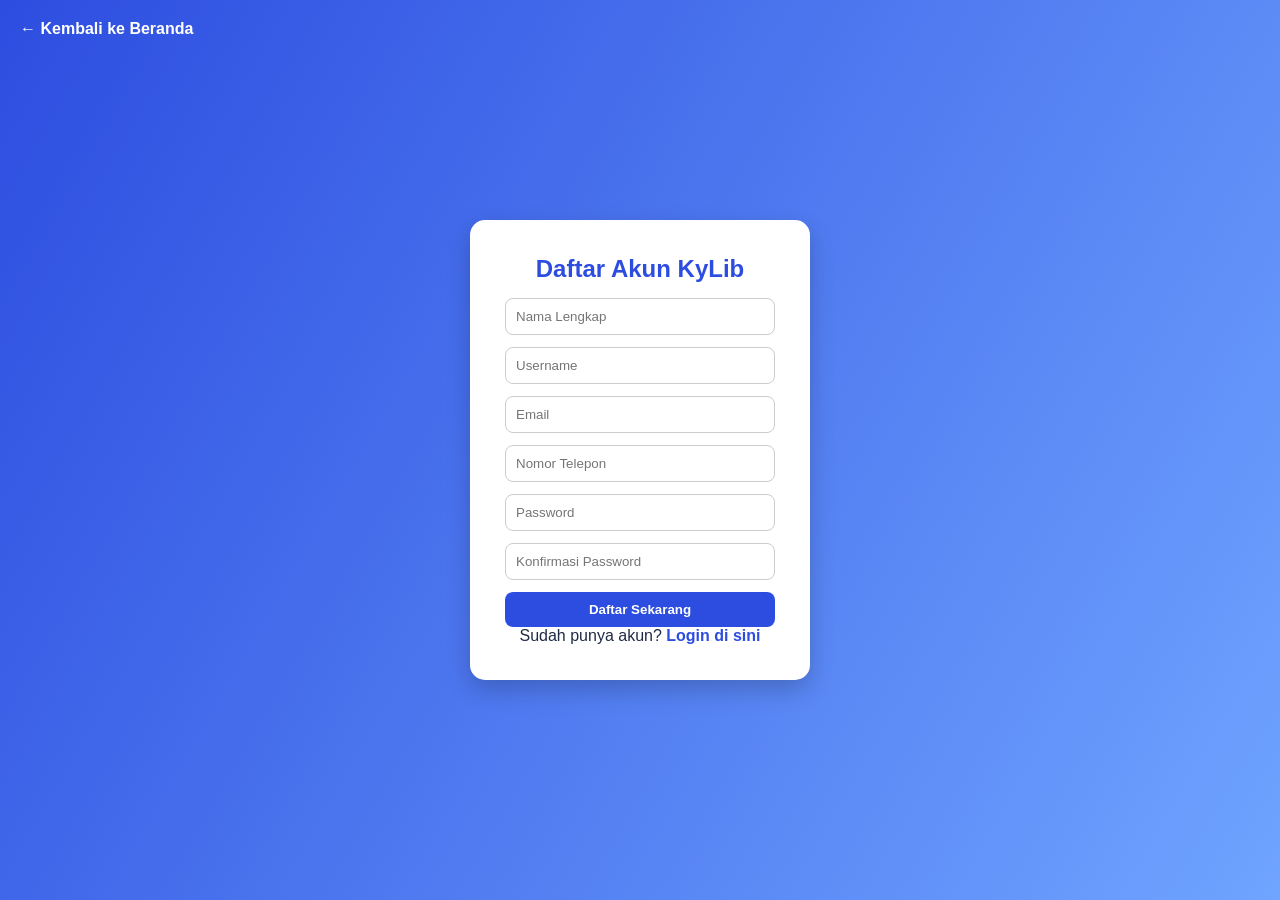
<file: daftar.html>
<!DOCTYPE html>
<html lang="id">
<head>
    <meta charset="UTF-8">
    <title>Daftar Akun | KyLib</title>
    <link rel="stylesheet" href="style.css">
</head>
<body class="auth-page">

<a href="index.html" class="back-home">← Kembali ke Beranda</a>

<div class="auth-container">
    <h2>Daftar Akun KyLib</h2>

    <form onsubmit="registerUser(event)">
        <input type="text" placeholder="Nama Lengkap" required>
        <input type="text" placeholder="Username" required>
        <input type="email" placeholder="Email" required>
        <input type="tel" placeholder="Nomor Telepon" required>
        <input type="password" placeholder="Password" required>
        <input type="password" placeholder="Konfirmasi Password" required>

        <button type="submit">Daftar Sekarang</button>
    </form>

    <p>Sudah punya akun? <a href="login.html">Login di sini</a></p>
</div>

<script>
document.querySelector("form").addEventListener("submit", function(e){
    e.preventDefault();

    const nama = document.querySelector("input[placeholder='Nama Lengkap']").value;
    const username = document.querySelector("input[placeholder='Username']").value;
    const email = document.querySelector("input[type='email']").value;
    const password = document.querySelector("input[placeholder='Password']").value;
    const konfirmasi = document.querySelector("input[placeholder='Konfirmasi Password']").value;

    if(password !== konfirmasi){
        alert("Password tidak sama!");
        return;
    }

    const userData = {
        nama: nama,
        username: username,
        email: email,
        password: password
    };

    localStorage.setItem("userData", JSON.stringify(userData));

    alert("Pendaftaran berhasil! Silakan login.");
    window.location.href = "login.html";
});
</script>
</body>
</html>
</file>
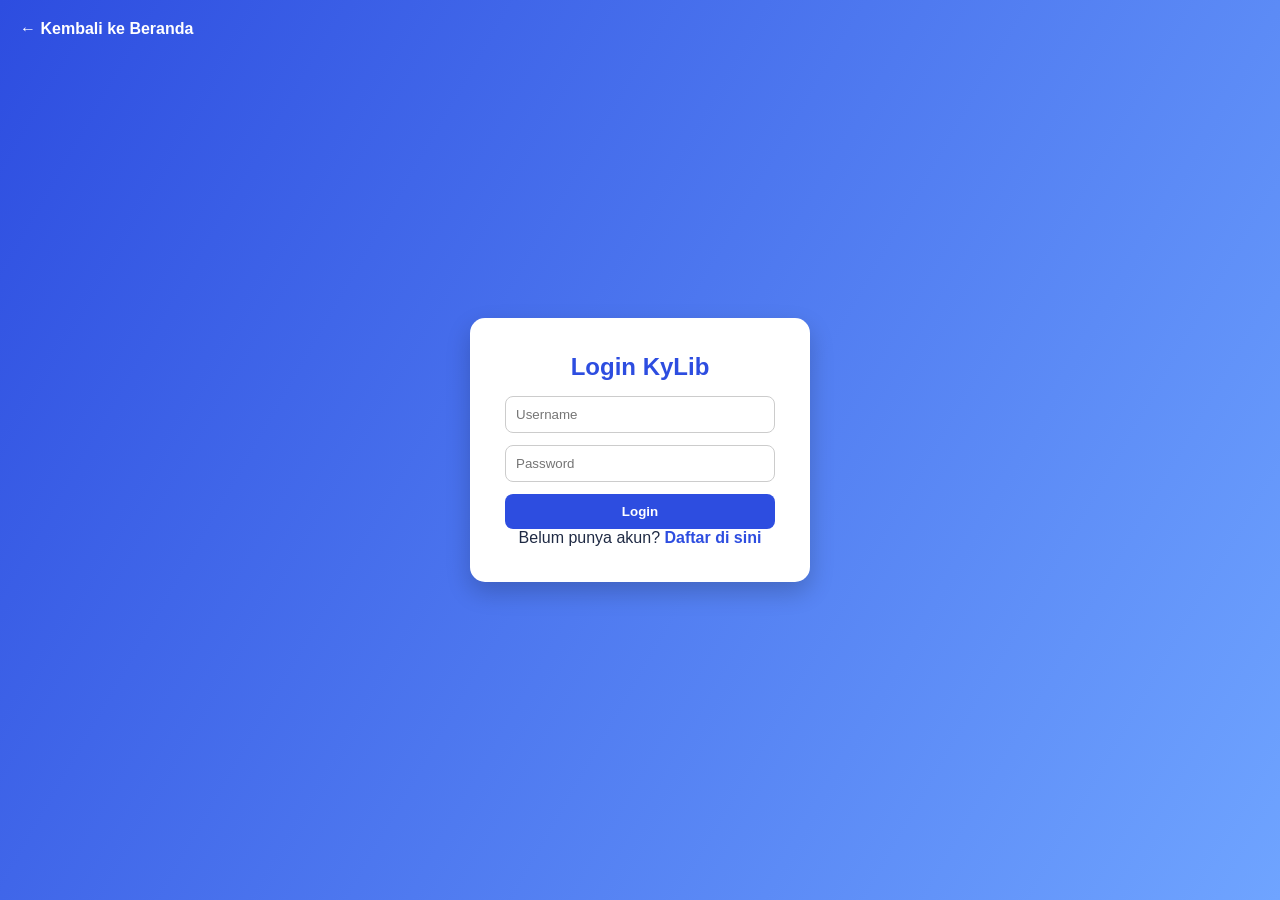
<file: dashboard-user.html>
<!DOCTYPE html>
<html lang="id">
<head>
    <meta charset="UTF-8">
    <title>Dashboard | KyLib</title>
    <link rel="stylesheet" href="style.css">
    <link href="https://cdnjs.cloudflare.com/ajax/libs/font-awesome/6.5.0/css/all.min.css" rel="stylesheet">

    <style>
        .dashboard-layout{
            display:flex;
            min-height:100vh;
        }

        .sidebar{
            width:240px;
            background:#1f2a44;
            color:white;
            padding:30px 20px;
        }

        .sidebar h2{
            color:#6fa4ff;
            margin-bottom:30px;
        }

        .sidebar a{
            display:block;
            padding:12px;
            border-radius:8px;
            margin-bottom:10px;
            transition:.3s;
            font-size:14px;
        }

        .sidebar a:hover{
            background:#2d4de0;
        }

        .dashboard-main{
            flex:1;
            padding:40px;
            background:#f5f7fb;
        }

        .greeting{
            font-size:22px;
            margin-bottom:25px;
            font-weight:600;
        }

        .stats-grid{
            display:grid;
            grid-template-columns:repeat(auto-fit,minmax(200px,1fr));
            gap:20px;
            margin-bottom:40px;
        }

        .stat-card{
            background:white;
            padding:25px;
            border-radius:15px;
            box-shadow:0 5px 15px rgba(0,0,0,0.05);
            text-align:center;
        }

        .stat-card i{
            font-size:28px;
            color:#2d4de0;
            margin-bottom:10px;
        }

        .progress-box{
            background:white;
            padding:25px;
            border-radius:15px;
            box-shadow:0 5px 15px rgba(0,0,0,0.05);
            margin-bottom:40px;
        }

        .progress-bar{
            background:#e0e6ed;
            height:20px;
            border-radius:10px;
            overflow:hidden;
            margin-top:10px;
        }

        .progress-fill{
            height:100%;
            width:1%;
            background:#2d4de0;
        }

        .favorite-section{
            background:white;
            padding:25px;
            border-radius:15px;
            box-shadow:0 5px 15px rgba(0,0,0,0.05);
        }

        .favorite-item{
            padding:10px 0;
            border-bottom:1px solid #eee;
            font-size:14px;
        }

        .logout-btn{
            margin-top:30px;
            background:#2d4de0;
            padding:10px;
            border-radius:8px;
            text-align:center;
            cursor:pointer;
        }

        .logout-btn:hover{
            background:#6fa4ff;
        }
    </style>
</head>
<body>

<div class="dashboard-layout">

    <div class="sidebar">
        <h2>KyLib</h2>
        <a href="index.html"><i class="fa-solid fa-house"></i> Beranda</a>
        <a href="koleksi.html"><i class="fa-solid fa-book"></i> Koleksi</a>
        <a href="#"><i class="fa-solid fa-newspaper"></i> Artikel Ilmu</a>
        <a href="#"><i class="fa-solid fa-video"></i> Video Lab</a>
        <a href="#"><i class="fa-solid fa-heart"></i> Favorit</a>
        <div class="logout-btn" id="logoutBtn">
            <i class="fa-solid fa-right-from-bracket"></i> Logout
        </div>
    </div>

    <div class="dashboard-main">

        <div class="greeting">
            Halo, <span id="userNameDisplay"></span> 👋  
            Siap belajar hari ini?
        </div>

        <div class="stats-grid">
            <div class="stat-card">
                <i class="fa-solid fa-book-open"></i>
                <h3>0</h3>
                <p>Materi Dibaca</p>
            </div>

            <div class="stat-card">
                <i class="fa-solid fa-video"></i>
                <h3>0</h3>
                <p>Video Ditonton</p>
            </div>

            <div class="stat-card">
                <i class="fa-solid fa-star"></i>
                <h3>0</h3>
                <p>Favorit</p>
            </div>
        </div>

        <div class="progress-box">
            <h3>Target Belajar Mingguan</h3>
            <p>Progress kamu minggu ini</p>
            <div class="progress-bar">
                <div class="progress-fill"></div>
            </div>
        </div>

        <div class="favorite-section">
            <h3>Materi Favorit Kamu</h3>
            <div id="favoriteList">
                <div class="favorite-item">Belum ada favorit ditambahkan</div>
            </div>
        </div>

    </div>

</div>

<script>
const userData = JSON.parse(localStorage.getItem("userLogin"));

if(!userData){
    window.location.href = "login.html";
}else{
    document.getElementById("userNameDisplay").textContent = userData.nama;
}

document.getElementById("logoutBtn").addEventListener("click", function(){
    localStorage.removeItem("userLogin");
    window.location.href = "index.html";
});
</script>

</body>
</html>
</file>
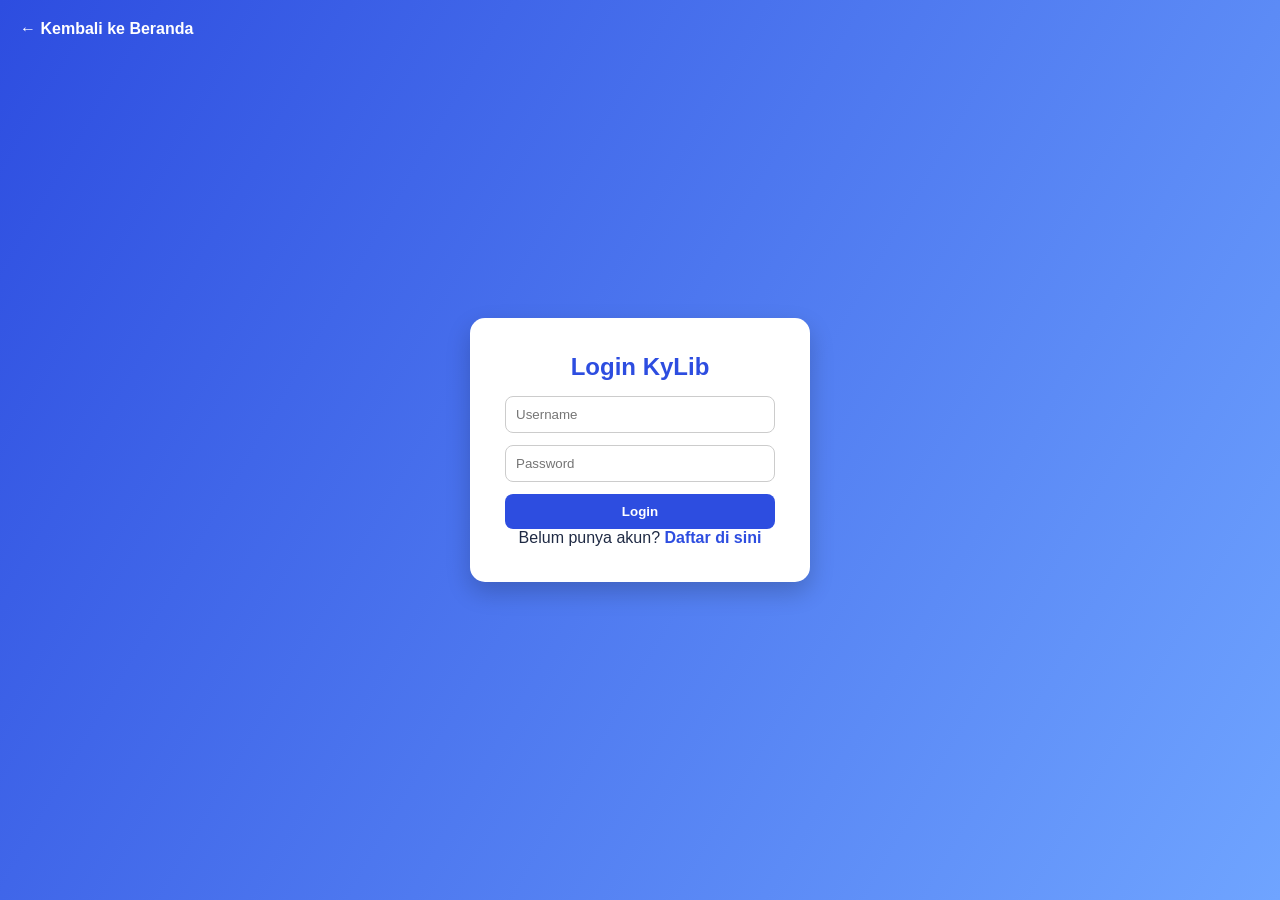
<file: login.html>
<!DOCTYPE html>
<html lang="id">
<head>
    <meta charset="UTF-8">
    <title>Login | KyLib</title>
    <link rel="stylesheet" href="style.css">
</head>
<body class="auth-page">

<a href="index.html" class="back-home">← Kembali ke Beranda</a>

<div class="auth-container">
    <h2>Login KyLib</h2>

    <form onsubmit="loginUser(event)">
        <input type="text" placeholder="Username" required>
        <input type="password" placeholder="Password" required>

        <button type="submit">Login</button>
    </form>

    <p>Belum punya akun? <a href="daftar.html">Daftar di sini</a></p>
</div>

<script>
document.querySelector("form").addEventListener("submit", function(e){
    e.preventDefault();

    const username = document.querySelector("input[placeholder='Username']").value;
    const password = document.querySelector("input[placeholder='Password']").value;

    const userData = JSON.parse(localStorage.getItem("userData"));

    if(!userData){
        alert("Belum ada akun terdaftar!");
        return;
    }

    if(userData.username === username && userData.password === password){

        // simpan status login
        localStorage.setItem("userLogin", JSON.stringify(userData));

        window.location.href = "dashboard-user.html";

    } else {
        alert("Username atau password salah!");
    }
});
</script>
</body>
</html>
</file>
<file: style.css>
/* ================= GLOBAL ================= */
*{
    margin:0;
    padding:0;
    box-sizing:border-box;
    font-family: 'Segoe UI', Tahoma, sans-serif;
}

body{
    background:#f5f7fb;
    color:#1f2a44;
}

a{
    text-decoration:none;
    color:inherit;
}

/* ================= HEADER ================= */
header{
    display:flex;
    justify-content:space-between;
    align-items:center;
    padding:18px 60px;
    background:white;
    box-shadow:0 2px 10px rgba(0,0,0,0.05);
    position:sticky;
    top:0;
    z-index:1000;
}

.logo h2{
    color:#2d4de0;
    font-weight:700;
}

.nav-center a{
    margin:0 15px;
    font-weight:500;
    position:relative;
}

.nav-center a::after{
    content:"";
    position:absolute;
    left:0;
    bottom:-6px;
    width:0;
    height:2px;
    background:#2d4de0;
    transition:.3s;
}

.nav-center a:hover::after{
    width:100%;
}

.auth a{
    margin-left:10px;
    padding:8px 18px;
    border-radius:8px;
    font-weight:600;
}

.btn-daftar{
    background:#2d4de0;
    color:white;
}

.btn-login{
    border:2px solid #2d4de0;
    color:#2d4de0;
}

.btn-login:hover{
    background:#2d4de0;
    color:white;
}

/* ================= HERO ================= */
.hero{
    text-align:center;
    padding:80px 20px 60px;
    background:linear-gradient(120deg,#2d4de0,#6fa4ff);
    color:white;
}

.hero h1{
    font-size:42px;
    margin-bottom:15px;
}

.hero p{
    max-width:600px;
    margin:auto;
    margin-bottom:25px;
    opacity:0.9;
}

.search-box{
    display:flex;
    justify-content:center;
}

.search-box input{
    width:320px;
    padding:12px;
    border:none;
    border-radius:8px 0 0 8px;
}

.search-box button{
    padding:12px 18px;
    border:none;
    background:#1f2a44;
    color:white;
    border-radius:0 8px 8px 0;
    cursor:pointer;
}

.search-box button:hover{
    background:black;
}

/* ================= SECTION ================= */
.section{
    padding:60px 50px;
}

.section h2{
    margin-bottom:25px;
    color:#2d4de0;
}

.horizontal-scroll{
    display:flex;
    overflow-x:auto;
    gap:20px;
    padding-bottom:10px;
}

.horizontal-scroll::-webkit-scrollbar{
    height:6px;
}

.horizontal-scroll::-webkit-scrollbar-thumb{
    background:#2d4de0;
    border-radius:10px;
}

.card{
    min-width:240px;
    background:white;
    border-radius:15px;
    overflow:hidden;
    box-shadow:0 5px 15px rgba(0,0,0,0.08);
    transition:.3s;
    cursor:pointer;
}

.card img{
    width:100%;
    height:150px;
    object-fit:cover;
}

.card h3{
    padding:15px;
    font-size:16px;
}

.card:hover{
    transform:translateY(-8px) scale(1.03);
    box-shadow:0 15px 25px rgba(0,0,0,0.15);
}

.video-card{
    text-decoration:none;
    color:#1f2a44;
}

/* ================= FOOTER ================= */
@import url('https://fonts.googleapis.com/css2?family=Poppins:wght@300;400;600&family=Playfair+Display:wght@500&display=swap');

footer{
    background:#1f2a44;
    color:white;
    padding:60px 50px 40px;
    font-family:'Poppins', sans-serif;
}

.footer-container{
    display:grid;
    grid-template-columns:repeat(auto-fit,minmax(230px,1fr));
    gap:35px;
}

.footer-box h3{
    margin-bottom:18px;
    color:#8fb3ff;
    font-family:'Playfair Display', serif;
    letter-spacing:0.5px;
}

.footer-box p{
    margin-bottom:10px;
    line-height:1.7;
    display:flex;
    align-items:center;
    gap:10px;
    opacity:0.9;
}

.footer-box a{
    display:block;
    margin-bottom:10px;
    opacity:0.85;
    transition:.25s;
}

.footer-box a:hover{
    opacity:1;
    color:#8fb3ff;
}

/* Email clickable styling */
.footer-box a.email-link{
    display:inline-flex;
    align-items:center;
    gap:8px;
    padding:6px 10px;
    border-radius:6px;
    background:rgba(255,255,255,0.08);
}

.footer-box a.email-link:hover{
    background:#8fb3ff;
    color:#1f2a44;
}

.founder-box{
    background:white;
    color:#1f2a44;
    padding:18px;
    border-radius:12px;
    line-height:1.6;
}

.btn-cv{
    display:inline-block;
    margin-top:12px;
    padding:9px 16px;
    background:#2d4de0;
    color:white;
    border-radius:8px;
    font-size:14px;
    transition:.3s;
}

.btn-cv:hover{
    background:#6fa4ff;
}

/* ================= FEEDBACK ================= */
.feedback-btn{
    position:fixed;
    bottom:20px;
    right:20px;
    background:#2d4de0;
    color:white;
    padding:12px 16px;
    border-radius:50px;
    box-shadow:0 5px 15px rgba(0,0,0,0.2);
    transition:.3s;
}

.feedback-btn:hover{
    background:#1f2a44;
    transform:scale(1.1);
}

/* ================= RESPONSIVE ================= */
@media(max-width:768px){
    header{
        flex-direction:column;
        gap:10px;
        padding:15px;
    }

    .nav-center{
        text-align:center;
    }

    .hero h1{
        font-size:28px;
    }

    .search-box input{
        width:200px;
    }
}
/* AUTH PAGE */
.auth-page{
    background:linear-gradient(120deg,#2d4de0,#6fa4ff);
    height:100vh;
    display:flex;
    justify-content:center;
    align-items:center;
    flex-direction:column;
}

.auth-container{
    background:white;
    padding:35px;
    border-radius:15px;
    width:340px;
    box-shadow:0 10px 25px rgba(0,0,0,0.2);
    text-align:center;
}

.auth-container h2{
    margin-bottom:15px;
    color:#2d4de0;
}

.auth-container form{
    display:flex;
    flex-direction:column;
}

.auth-container input,
.auth-container textarea{
    margin-bottom:12px;
    padding:10px;
    border-radius:8px;
    border:1px solid #ccc;
}

.auth-container button{
    background:#2d4de0;
    color:white;
    padding:10px;
    border:none;
    border-radius:8px;
    cursor:pointer;
    font-weight:600;
}

.auth-container button:hover{
    background:#1f2a44;
}

.auth-container a{
    color:#2d4de0;
    font-weight:600;
}

.back-home{
    position:absolute;
    top:20px;
    left:20px;
    color:white;
    font-weight:bold;
}
.logo{
    display:flex;
    align-items:center;
    gap:10px;
}

.logo img{
    width:40px;
    height:40px;
    object-fit:contain;
}
/* ===== FONT KHUSUS FOUNDER ===== */
@import url('https://fonts.googleapis.com/css2?family=Poppins:wght@300;400;600&family=Playfair+Display:wght@500;700&display=swap');

.founder-section{
    background:linear-gradient(120deg,#eef2ff,#f8f9ff);
    padding-top:70px;
}

/* BOX KHUSUS FOUNDER */
.founder-card{
    max-width:900px;
    margin:auto;
    background:rgba(255,255,255,0.85);
    backdrop-filter:blur(10px);
    border-radius:25px;
    padding:35px;
    display:flex;
    gap:30px;
    align-items:center;
    box-shadow:0 15px 40px rgba(0,0,0,0.12);
}

/* FOTO */
.founder-photo{
    width:230px;
    border-radius:20px;
    object-fit:cover;
    box-shadow:0 10px 25px rgba(0,0,0,0.18);
}

/* INFO */
.founder-info{
    font-family:'Poppins', sans-serif;
}

.founder-info h3{
    font-family:'Playfair Display', serif;
    font-size:28px;
    margin-bottom:12px;
    color:#2d4de0;
}

.founder-info p{
    margin-bottom:10px;
    line-height:1.8;
    letter-spacing:0.3px;
}

/* DESKRIPSI */
.founder-desc{
    margin-top:15px;
    font-size:15px;
}

/* MOTTO */
.founder-motto{
    margin-top:15px;
    font-style:italic;
    font-weight:600;
    color:#1f2a44;
}

/* CTA GLASSMORPHISM */
.founder-cta{
    margin-top:20px;
}

.founder-cta a{
    display:inline-block;
    margin-right:12px;
    padding:10px 18px;
    border-radius:12px;
    color:#1f2a44;
    font-weight:600;
    background:rgba(255,255,255,0.25);
    backdrop-filter:blur(6px);
    border:1px solid rgba(255,255,255,0.4);
    transition:.3s;
}

.founder-cta a:hover{
    transform:translateY(-3px);
    background:#2d4de0;
    color:white;
}
/* ===== COPYRIGHT FOOTER ===== */
.footer-copyright{
    margin-top:40px;
    padding-top:18px;
    border-top:1px solid rgba(255,255,255,0.15);
    text-align:center;
    font-size:14px;
    opacity:0.8;
    font-family:'Poppins', sans-serif;
}

.footer-copyright:hover{
    opacity:1;
}
/* FORUM SECTION */
.forum-section {
    background: #ffffff;
}

.forum-container {
    max-width: 800px;
    margin: 20px auto;
    background: #f9f9f9;
    padding: 25px;
    border-radius: 15px;
    box-shadow: 0 4px 15px rgba(0,0,0,0.05);
}

.forum-input {
    display: flex;
    flex-direction: column;
    gap: 10px;
    margin-bottom: 30px;
}

.forum-input input, .forum-input textarea {
    padding: 12px;
    border: 1px solid #ddd;
    border-radius: 8px;
    font-size: 14px;
}

.forum-input textarea {
    height: 100px;
    resize: vertical;
}

#btnKomentar {
    background: #2d4de0;
    color: white;
    padding: 10px;
    border: none;
    border-radius: 8px;
    cursor: pointer;
    font-weight: 600;
    transition: 0.3s;
}

#btnKomentar:hover {
    background: #1f2a44;
}

.comment-list {
    max-height: 400px;
    overflow-y: auto;
    padding-right: 10px;
}

.comment-item {
    background: white;
    padding: 15px;
    border-radius: 10px;
    margin-bottom: 15px;
    border-left: 4px solid #2d4de0;
}

/* ================= DASHBOARD USER ================= */

.dashboard-grid{
    display:grid;
    grid-template-columns:repeat(auto-fit,minmax(250px,1fr));
    gap:25px;
    margin-top:25px;
}

.dashboard-card{
    transition:.3s;
}

.dashboard-card:hover{
    transform:translateY(-6px);
    box-shadow:0 12px 25px rgba(0,0,0,0.12);
}
/* DASHBOARD STYLE */

.dashboard-page {
    margin: 0;
    font-family: Arial, sans-serif;
    background: #f4f6f9;
}

.dashboard-container {
    display: flex;
    height: 100vh;
}

/* Sidebar */
.sidebar {
    width: 240px;
    background: #1e293b;
    color: white;
    padding: 20px;
}

.sidebar .logo {
    margin-bottom: 30px;
}

.sidebar ul {
    list-style: none;
    padding: 0;
}

.sidebar ul li {
    padding: 12px;
    margin-bottom: 10px;
    cursor: pointer;
    border-radius: 6px;
    transition: 0.3s;
}

.sidebar ul li:hover,
.sidebar ul li.active {
    background: #334155;
}

/* Main */
.main-content {
    flex: 1;
    padding: 20px 40px;
}

/* Topbar */
.topbar {
    display: flex;
    justify-content: space-between;
    margin-bottom: 30px;
}

.topbar input {
    width: 300px;
    padding: 8px;
}

.user-info {
    display: flex;
    align-items: center;
    gap: 10px;
}

.user-info button {
    padding: 6px 12px;
    background: #dc2626;
    color: white;
    border: none;
    cursor: pointer;
    border-radius: 4px;
}

/* Welcome */
.welcome-section {
    margin-bottom: 30px;
}

/* Stats */
.stats-section {
    display: grid;
    grid-template-columns: repeat(4, 1fr);
    gap: 20px;
    margin-bottom: 40px;
}

.stat-card {
    background: white;
    padding: 20px;
    border-radius: 8px;
    text-align: center;
    box-shadow: 0 2px 6px rgba(0,0,0,0.1);
}

.stat-card h3 {
    font-size: 28px;
    margin: 0;
}

/* Activity */
.activity-section {
    background: white;
    padding: 20px;
    border-radius: 8px;
}

.voice-btn {
    background: #2d4de0;
    color: white;
    border: none;
    padding: 0 16px;
    cursor: pointer;
    border-radius: 8px;
    margin: 0 5px;
    transition: 0.3s;
}

.voice-btn:hover {
    background: #1f2a44;
}

.voice-btn.listening {
    background: #ff4d4d;
    animation: pulse 1s infinite;
}

@keyframes pulse {
    0% { transform: scale(1); }
    50% { transform: scale(1.08); }
    100% { transform: scale(1); }
}

.chatbot-container {
    position: fixed;
    bottom: 25px;
    right: 25px;
    z-index: 9999;
}

.chatbot-toggle {
    background: #2d4de0;
    color: white;
    width: 60px;
    height: 60px;
    border-radius: 50%;
    display: flex;
    justify-content: center;
    align-items: center;
    cursor: pointer;
    font-size: 22px;
    box-shadow: 0 8px 20px rgba(0,0,0,0.2);
}

.chatbot-box {
    width: 320px;
    height: 420px;
    background: white;
    border-radius: 15px;
    box-shadow: 0 10px 30px rgba(0,0,0,0.2);
    display: none;
    flex-direction: column;
    overflow: hidden;
    margin-bottom: 15px;
}

.chatbot-header {
    background: #2d4de0;
    color: white;
    padding: 15px;
    display: flex;
    justify-content: space-between;
}

.chatbot-body {
    flex: 1;
    padding: 15px;
    overflow-y: auto;
    font-size: 14px;
}

.bot-message {
    background: #f1f4ff;
    padding: 10px;
    border-radius: 10px;
    margin-bottom: 10px;
}

.user-message {
    background: #2d4de0;
    color: white;
    padding: 10px;
    border-radius: 10px;
    margin-bottom: 10px;
    text-align: right;
}

.chatbot-input {
    display: flex;
    border-top: 1px solid #eee;
}

.chatbot-input input {
    flex: 1;
    border: none;
    padding: 10px;
    outline: none;
}

.chatbot-input button {
    background: #2d4de0;
    color: white;
    border: none;
    padding: 10px 15px;
    cursor: pointer;
}

.feedback-button {
    position: fixed;
    bottom: 90px; /* di atas chatbot */
    right: 20px;
    width: 60px;
    height: 60px;
    border-radius: 50%;
    background: #3b82f6; /* warna sama */
    color: white;
    border: none;
    font-size: 22px;
    cursor: pointer;
    box-shadow: 0 4px 12px rgba(0,0,0,0.2);
    transition: 0.3s;
}

.feedback-button:hover {
    transform: scale(1.1);
}

.dropdown {
    position: relative;
    display: inline-block;
}

.dropdown-content {
    display: none;
    position: absolute;
    background-color: white;
    min-width: 200px;
    box-shadow: 0 8px 20px rgba(0,0,0,0.1);
    border-radius: 10px;
    overflow: hidden;
    top: 35px;
    z-index: 999;
}

.dropdown-content a {
    display: block;
    padding: 12px 15px;
    color: #333;
    text-decoration: none;
    font-size: 14px;
    transition: 0.3s;
}

.dropdown-content a:hover {
    background: #f3f6ff;
    color: #2d4de0;
}

.dropdown:hover .dropdown-content {
    display: block;
}
</file>
